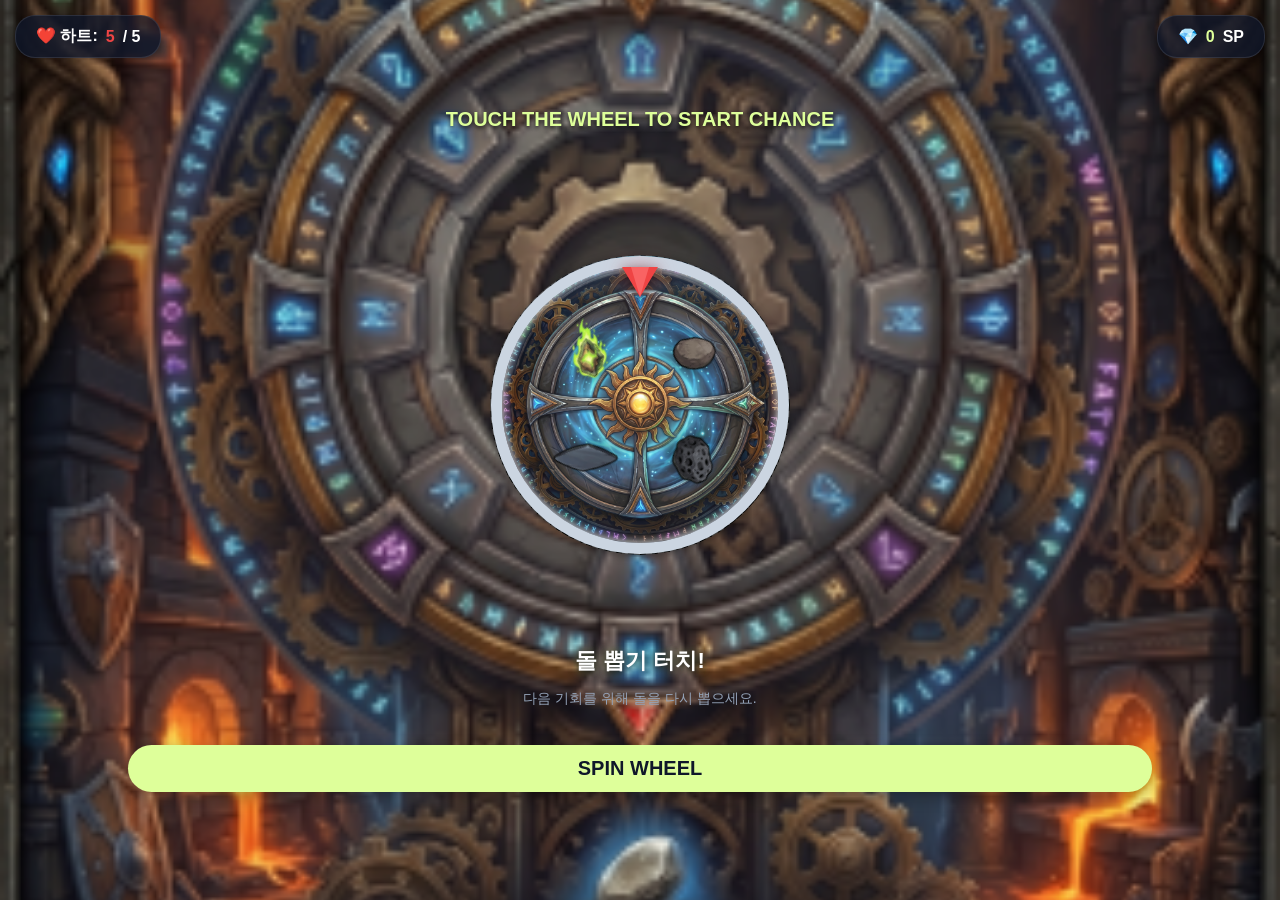
<file: index.html>
<!DOCTYPE html>
<html lang="ko">
<head>
    <meta charset="UTF-8">
    <meta name="viewport" content="width=device-width, initial-scale=1.0, maximum-scale=1.0, user-scalable=no">
    <title>XNOT Stone Skipper Pro</title>
    <link rel="stylesheet" href="style.css">
</head>
<body>

    <div id="game-container">
        <div class="asset-bar">
            <div class="asset-box">❤️ 하트: <span id="hearts-count">5</span> / 5</div>
            <div class="asset-box">💎 <span id="sp-count">0</span> SP</div>
        </div>

        <div id="roulette-screen">
            <h2 id="roulette-title">TOUCH THE WHEEL TO START CHANCE</h2>
            <div class="wheel-wrapper">
                <div class="wheel-frame"></div>
                <div class="pointer"></div>
                <div id="roulette-wheel"></div>
            </div>
            <div class="stone-info-container">
                <div id="stone-display-name">돌 뽑기 터치!</div>
                <p id="stone-desc">다음 기회를 위해 돌을 다시 뽑으세요.</p>
            </div>
            <button id="main-action-btn" class="action-btn">SPIN WHEEL</button>
        </div>

        <div id="youtube-modal">
            <h2 class="ad-title">유튜브 광고 시청 중...</h2>
            <p class="ad-desc">하트를 충전하기 위해 영상을 시청하고 있습니다.</p>
            <div id="video-timer">5</div>
            <p class="ad-reward">시청 완료 시 하트 5개가 완충됩니다.</p>
        </div>

        <div class="ui-layer">
            <div id="score-display">READY</div>
            <div id="message">채굴 준비 완료</div>
        </div>
        
        <div id="swipe-guide">▲ SWIPE UP FAST! ▲</div>
        <div id="ingame-stone"></div>
    </div>

    <script src="script.js"></script>
</body>
</html>
</file>
<file: style.css>
:root { 
    --primary: #deff9a; 
    --bg: #0f172a; 
    --danger: #ef4444; 
}

body, html { 
    margin: 0; 
    padding: 0; 
    width: 100%; 
    height: 100%; 
    overflow: hidden; 
    font-family: sans-serif; 
    background: var(--bg); 
    color: white; 
    user-select: none; 
    -webkit-user-select: none; 
}

/* [근본 해결] 인게임 화면 전용 컨테이너 (여기는 인게임 배경만 책임집니다) */
#game-container {
    position: relative;
    width: 100%;
    height: 100vh;
    overflow: hidden;
    background-size: cover;
    background-position: center;
    background-repeat: no-repeat;
}

#game-container.stage1 { background: url('images/bg_stage_1.webp') center/cover no-repeat; }
#game-container.stage2 { background: url('images/bg_stage_2.webp') center/cover no-repeat; }
#game-container.stage3 { background: url('images/bg_stage_3.webp') center/cover no-repeat; }
#game-container.stage4 { background: url('images/bg_stage_4.webp') center/cover no-repeat; }
#game-container.stage5 { background: url('images/bg_stage_5.webp') center/cover no-repeat; }

/* 자산 정보 표시 */
.asset-bar { position: absolute; top: 15px; left: 15px; right: 15px; display: flex; justify-content: space-between; z-index: 20000; pointer-events: none; }
.asset-box { background: rgba(15, 23, 42, 0.8); padding: 10px 20px; border-radius: 20px; border: 1px solid rgba(255,255,255,0.1); font-weight: bold; font-size: 16px; display: flex; align-items: center; gap: 8px; box-shadow: 0 4px 6px rgba(0,0,0,0.2); }
#hearts-count { color: var(--danger); }
#sp-count { color: var(--primary); }

/* 수면 이펙트 */
.bounce-point {
    position: absolute; width: 35px; height: 18px;
    background: rgba(255, 255, 255, 0.7); border-radius: 50%;
    transform: translate(-50%, -50%);
    display: flex; align-items: center; justify-content: center;
    font-size: 13px; font-weight: bold; color: #0284c7;
    z-index: 50; box-shadow: 0 0 8px white;
}
.ripple {
    position: absolute; border: 3px solid rgba(255,255,255,0.8); border-radius: 50%;
    transform: translate(-50%, -50%); pointer-events: none;
    animation: ripple-out 0.8s cubic-bezier(0.1, 0.8, 0.3, 1) forwards;
    z-index: 40;
}
@keyframes ripple-out {
    from { width: 10px; height: 5px; opacity: 1; }
    to { width: 180px; height: 90px; opacity: 0; }
}

/* 인게임 전용 독립형 돌 */
#ingame-stone {
    position: absolute; 
    top: 0;
    left: 0;
    width: 90px; 
    height: 60px;
    background-color: #555; 
    background-size: contain;
    background-repeat: no-repeat;
    background-position: center;
    border-radius: 50%;
    z-index: 999; 
    display: none; 
    box-shadow: 0 10px 20px rgba(0,0,0,0.5);
    will-change: transform, top, left;
    transform-origin: center center;
}

/* 안내 UI */
.ui-layer { position: absolute; top: 90px; left: 0; width: 100%; text-align: center; pointer-events: none; z-index: 150; }
#score-display { font-size: 44px; font-weight: 900; color: var(--primary); text-shadow: 0 4px 8px rgba(0,0,0,0.4); }
#message { font-size: 18px; color: white; margin-top: 10px; font-weight: bold; text-shadow: 0 2px 4px rgba(0,0,0,0.5); }

/* style.css - 룰렛 레이어 독립 장벽 고정 (오타 전면 수정본) */

/* 룰렛 화면의 하드웨어 우선순위 강제 고정 락 */
#roulette-screen { 
    position: absolute; 
    inset: 0; 
    background: url('images/roulette_wheel.webp') center/cover no-repeat !important;
    z-index: 9999;
    box-sizing: border-box;
    padding: 0 20px;
}
#roulette-title { 
    position: absolute; 
    top: 12%; 
    left: 50%; 
    transform: translateX(-50%); 
    color: var(--primary); 
    margin: 0; 
    text-align: center; 
    padding: 0 15px; 
    font-size: 20px; 
    font-weight: bold; 
    text-shadow: 0 2px 4px rgba(0,0,0,0.8); 
    width: 100%;
}

/* 1. 두 요소를 감싸는 부모 wrapper에 absolute 기준점을 잡고, 
   정중앙에 정렬하여 크기를 명확히 합니다. */
.wheel-wrapper {
    position: absolute;
    top: 45%;
    left: 50%;
    transform: translate(-50%, -50%);
    width: 300px;
    height: 300px;
    z-index: 1000;
    border-radius: 50% !important;
    border: none !important;
}

/* 2. 실제 회전하는 룰렛판의 정중앙 배치 */
#roulette-wheel {
    position: absolute;
    top: 50%;
    left: 50%;
    width: 100% !important;
    height: 100% !important;
    transform: translate(-50%, -50%); /* 중심을 wrapper의 50%, 50% 지점으로 일치 */
    transform-origin: center center !important;
    z-index: 1;

    background: url('images/bg_roulette.webp') no-repeat center/cover !important;
    background-size: cover !important;
    background-position: center center !important;
    background-color: transparent !important;
    border: none !important;
    outline: none !important;
    border-radius: 50% !important; 
    display: flex; 
    align-items: center; 
    justify-content: center; 
    box-shadow: none !important;
    -webkit-tap-highlight-color: transparent; 
    
    /* 하드웨어 가속 및 회전축 고정 */
    will-change: transform;
    backface-visibility: hidden;
    overflow: hidden !important;
    clip-path: circle(50% at 50% 50%) !important;
    
    transition: transform 0.1s ease-out;
}

.pointer {
    position: absolute;
    top: 12px;
    left: 50%;
    transform: translateX(-50%);
    z-index: 12000;

    width: 0;
    height: 0;
    border-left: 18px solid transparent;
    border-right: 18px solid transparent;
    border-top: 30px solid #ef4444;
    filter: drop-shadow(0 4px 6px rgba(0,0,0,0.6)) drop-shadow(0 0 10px rgba(239,68,68,0.4));
}
.pointer::after {
    content: '';
    position: absolute;
    top: -30px;
    left: -9px;
    border-left: 9px solid transparent;
    border-right: 9px solid transparent;
    border-top: 30px solid #ff7878;
    opacity: 0.6;
}

.wheel-stone {
    position: absolute;
    width: 75px;
    height: 55px;
    background-size: contain;
    background-repeat: no-repeat;
    background-position: center;
    z-index: 1050;
    pointer-events: none;
    will-change: transform, filter, scale;
    transition: transform 0.3s ease, filter 0.3s ease, scale 0.3s ease;
    filter: drop-shadow(0 4px 8px rgba(0,0,0,0.5)) grayscale(30%);
    transform-style: preserve-3d;
}

/* 4개 방향별 안착 위치 대각선 45도, 135도, 225도, 315도로 정밀 교체 */
.wheel-stone.pos-top {
    top: 32%;
    left: 68%;
    transform: translate(-50%, -50%) rotate(45deg);
}
.wheel-stone.pos-right {
    top: 68%;
    left: 68%;
    transform: translate(-50%, -50%) rotate(135deg);
}
.wheel-stone.pos-bottom {
    top: 68%;
    left: 32%;
    transform: translate(-50%, -50%) rotate(225deg);
}
.wheel-stone.pos-left {
    top: 32%;
    left: 32%;
    transform: translate(-50%, -50%) rotate(315deg);
}

/* 당첨 구역 하이라이트 및 스케일 업 */
.wheel-stone.highlight {
    filter: drop-shadow(0 0 15px rgba(222,255,154,0.9)) brightness(1.2) grayscale(0%);
    z-index: 1060;
}
.wheel-stone.pos-top.highlight { transform: translate(-50%, -50%) rotate(45deg) scale(1.2); }
.wheel-stone.pos-right.highlight { transform: translate(-50%, -50%) rotate(135deg) scale(1.2); }
.wheel-stone.pos-bottom.highlight { transform: translate(-50%, -50%) rotate(225deg) scale(1.2); }
.wheel-stone.pos-left.highlight { transform: translate(-50%, -50%) rotate(315deg) scale(1.2); }

/* 방향별 개별 팝 바운스 연출 */
@keyframes stone-pop-top {
    0% { transform: translate(-50%, -50%) rotate(45deg) scale(0.8); opacity: 0.8; }
    50% { transform: translate(-50%, -50%) rotate(45deg) scale(1.55); filter: drop-shadow(0 0 20px rgba(222,255,154,1)) brightness(1.4); }
    100% { transform: translate(-50%, -50%) rotate(45deg) scale(1.2); opacity: 1; }
}
@keyframes stone-pop-right {
    0% { transform: translate(-50%, -50%) rotate(135deg) scale(0.8); opacity: 0.8; }
    50% { transform: translate(-50%, -50%) rotate(135deg) scale(1.55); filter: drop-shadow(0 0 20px rgba(222,255,154,1)) brightness(1.4); }
    100% { transform: translate(-50%, -50%) rotate(135deg) scale(1.2); opacity: 1; }
}
@keyframes stone-pop-bottom {
    0% { transform: translate(-50%, -50%) rotate(225deg) scale(0.8); opacity: 0.8; }
    50% { transform: translate(-50%, -50%) rotate(225deg) scale(1.55); filter: drop-shadow(0 0 20px rgba(222,255,154,1)) brightness(1.4); }
    100% { transform: translate(-50%, -50%) rotate(225deg) scale(1.2); opacity: 1; }
}
@keyframes stone-pop-left {
    0% { transform: translate(-50%, -50%) rotate(315deg) scale(0.8); opacity: 0.8; }
    50% { transform: translate(-50%, -50%) rotate(315deg) scale(1.55); filter: drop-shadow(0 0 20px rgba(222,255,154,1)) brightness(1.4); }
    100% { transform: translate(-50%, -50%) rotate(315deg) scale(1.2); opacity: 1; }
}

.wheel-stone.pos-top.pop-effect { animation: stone-pop-top 0.4s cubic-bezier(0.175, 0.885, 0.32, 1.275) forwards; }
.wheel-stone.pos-right.pop-effect { animation: stone-pop-right 0.4s cubic-bezier(0.175, 0.885, 0.32, 1.275) forwards; }
.wheel-stone.pos-bottom.pop-effect { animation: stone-pop-bottom 0.4s cubic-bezier(0.175, 0.885, 0.32, 1.275) forwards; }
.wheel-stone.pos-left.pop-effect { animation: stone-pop-left 0.4s cubic-bezier(0.175, 0.885, 0.32, 1.275) forwards; }

.stone-info-container { 
    position: absolute;
    top: 71%;
    left: 50%;
    transform: translateX(-50%);
    display: flex; 
    flex-direction: column; 
    align-items: center; 
    justify-content: center; 
    min-height: 80px; 
    width: 100%; 
    z-index: 1020; 
    pointer-events: none; 
}
#stone-display-name { 
    font-size: 22px; 
    font-weight: bold; 
    color: #ffffff; 
    text-align: center; 
    padding: 5px 10px; 
    pointer-events: none; 
    text-shadow: 0 2px 6px rgba(0,0,0,0.9), 0 0 10px rgba(222,255,154,0.5); 
    box-sizing: border-box;
    margin: 0;
}
#stone-desc { 
    color: #94a3b8; 
    font-size: 14px; 
    margin: 0; 
    text-align: center; 
    padding: 0 20px; 
    min-height: 36px; 
    display: flex; 
    align-items: center; 
    justify-content: center; 
}
.action-btn { 
    position: absolute;
    bottom: 12%;
    left: 50%;
    transform: translateX(-50%);
    background: var(--primary); 
    color: #0f172a; 
    border: none; 
    padding: 12px 0; 
    width: 80%;
    white-space: nowrap;
    font-size: 20px; 
    font-weight: bold; 
    border-radius: 30px; 
    box-shadow: 0 5px 15px rgba(0,0,0,0.3); 
    margin: 0; 
    -webkit-tap-highlight-color: transparent; 
}

#youtube-modal { position: absolute; inset: 0; background: rgba(0,0,0,0.9); z-index: 2000; display: none; flex-direction: column; align-items: center; justify-content: center; }
.ad-title { color:#ef4444; margin-bottom: 10px; }
.ad-desc { color:#94a3b8; font-size:16px; margin-bottom:30px; }
#video-timer { font-size:48px; font-weight:bold; color:white; margin-bottom:40px; }
.ad-reward { color:var(--primary); }

#swipe-guide { 
    position: absolute; 
    top: 68%; 
    width: 100%; 
    text-align: center; 
    color: var(--primary); 
    font-size: 20px; 
    font-weight: bold; 
    animation: arrow-up 1.2s infinite; 
    pointer-events: none; 
    display: none; 
    z-index: 900;
}
@keyframes arrow-up { 0% { transform: translateY(10px); opacity: 0.3; } 50% { transform: translateY(-10px); opacity: 1; } 100% { transform: translateY(10px); opacity: 0.3; } }

/* 3. 테두리(프레임)를 룰렛판 위에 정중앙 배치 */
.wheel-frame {
    position: absolute;
    top: 50%;
    left: 50%;
    /* 테두리는 룰렛판보다 살짝 커야 감싸 안으므로 크기를 조절합니다. (원반 내측 가림 압착을 위해 298px로 축소) */
    width: 298px !important;   
    height: 298px !important;  
    /* 중심축을 룰렛판과 완벽히 일치시킵니다. */
    transform: translate(-50%, -50%); 
    pointer-events: none; /* 클릭 이벤트가 룰렛판으로 투과되도록 설정 */
    z-index: 1100; /* 돌(z-index: 1050) 위로 정교히 얹히기 위해 1100 유지 */

    box-sizing: border-box;
    border-radius: 50% !important;
    border: 11px solid #cbd5e1;
    box-shadow: inset 0 0 8px #ffffff, inset 0 0 16px rgba(0,0,0,0.6), 0 2px 10px rgba(0,0,0,0.4);
}
</file>
